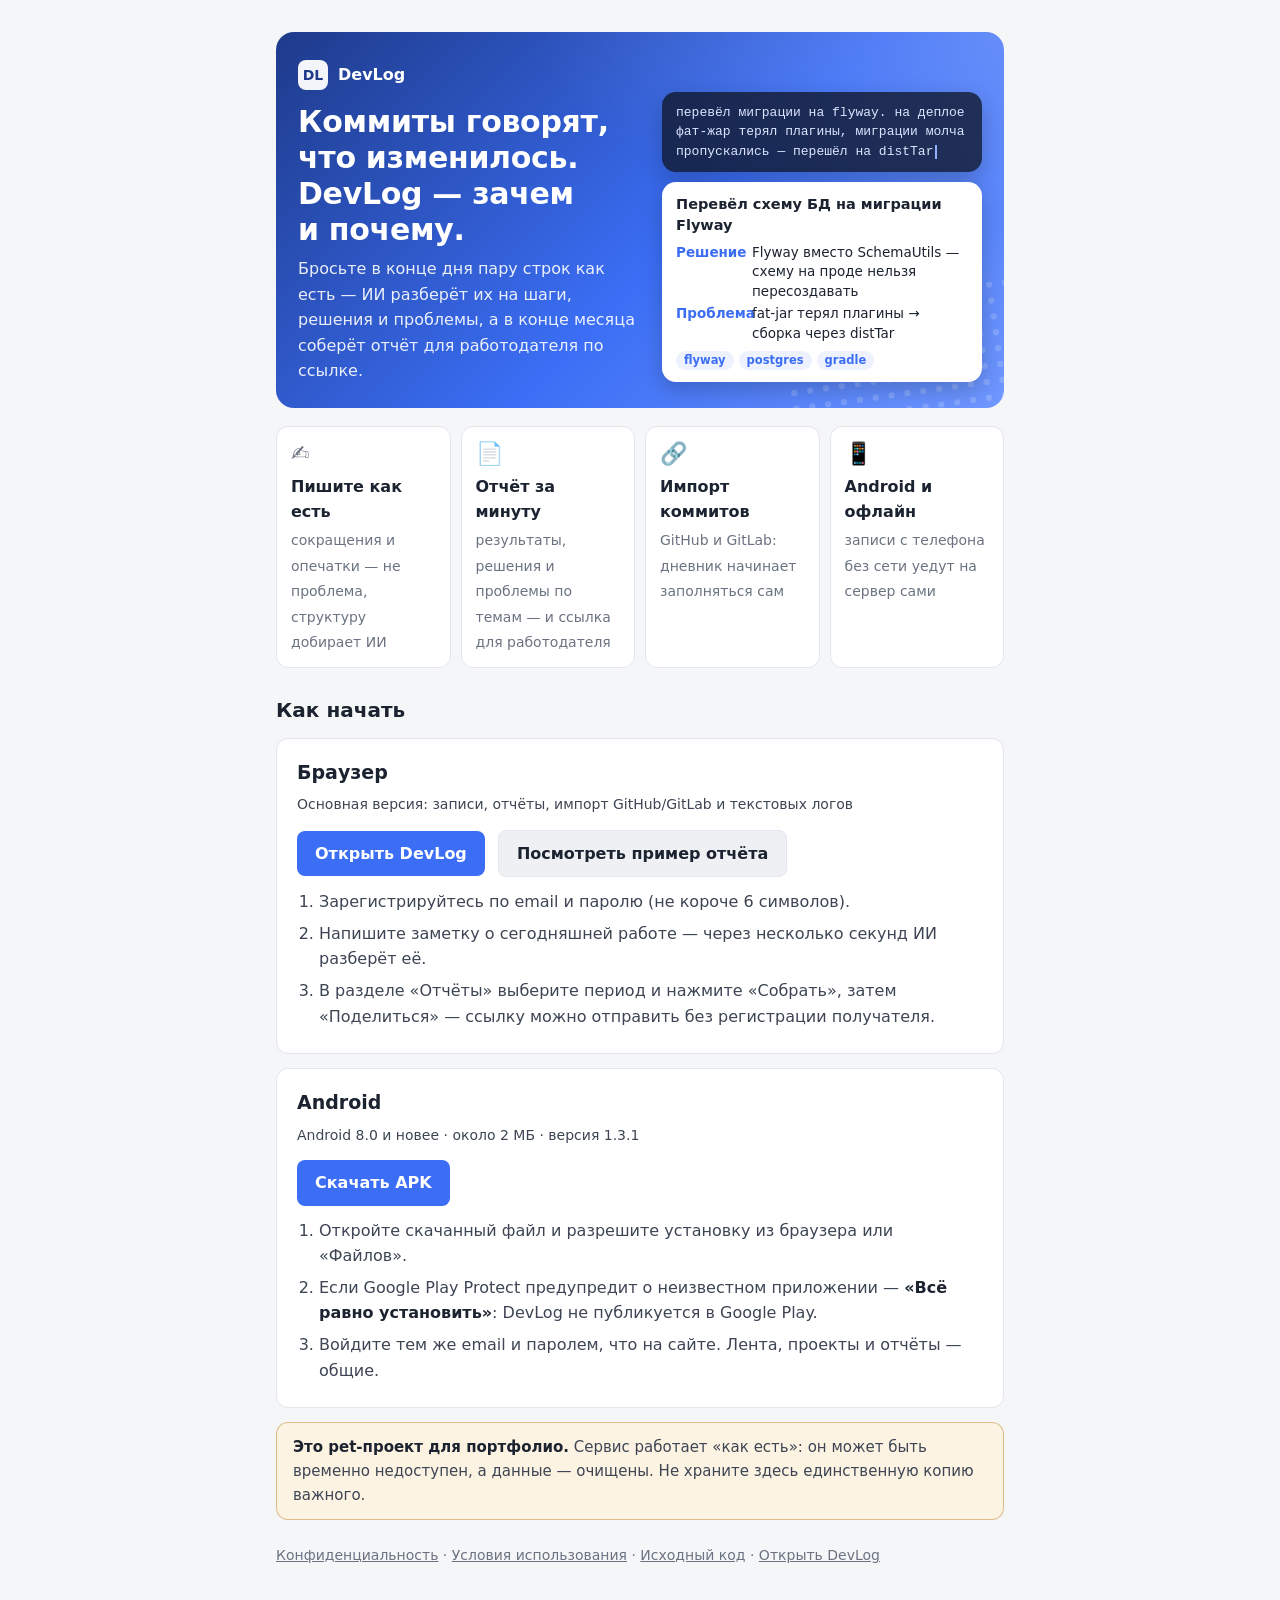
<file: backend/src/main/resources/static/install.html>
<!doctype html>
<html lang="ru">
<head>
<meta charset="utf-8">
<meta name="viewport" content="width=device-width, initial-scale=1">
<title>DevLog — дневник разработчика</title>
<meta name="description" content="Сырые заметки о работе → структурированный дневник и отчёт для работодателя. ИИ, импорт коммитов GitHub/GitLab, Android.">
<!-- Витрина + «как начать». APK лежит не в бэкенде, а в папке downloads на сервере —
     его отдаёт Caddy по адресу /download/DevLog.apk (см. deploy/server/Caddyfile).
     Демо-анимация — чистый CSS, без скриптов; при «уменьшить движение» в системе
     анимации отключены. -->
<link rel="stylesheet" href="./info.css">
<style>
  .hero {
    position: relative; overflow: hidden; border-radius: 18px; padding: 28px 22px 24px;
    margin-bottom: 18px; color: #fff;
    background:
      radial-gradient(120% 90% at 100% 0%, rgba(255,255,255,.16) 0%, transparent 55%),
      linear-gradient(135deg, #1e3a8a 0%, #3b6ef5 55%, #6f97ff 100%);
  }
  .hero::before { /* декоративная «сетка коммитов» на фоне */
    content: ""; position: absolute; right: -40px; bottom: -40px; width: 260px; height: 160px;
    background-image: radial-gradient(rgba(255,255,255,.18) 3px, transparent 3.5px);
    background-size: 16px 16px; transform: rotate(-8deg);
  }
  .hero > * { position: relative; }
  .hero .brand { display: flex; align-items: center; gap: 10px; font-weight: 700; }
  .hero .brand .logo { width: 30px; height: 30px; border-radius: 8px; background: rgba(255,255,255,.95);
    color: #1e3a8a; display: grid; place-items: center; font-weight: 800; font-size: 14px; }
  .hero h1 { font-size: 30px; line-height: 1.2; margin: 14px 0 8px; letter-spacing: -.01em; }
  .hero .sub { margin: 0; color: rgba(255,255,255,.9); max-width: 520px; }
  .hero-grid { display: grid; gap: 22px; align-items: center; }
  @media (min-width: 680px) { .hero-grid { grid-template-columns: 1fr 320px; } }
  @media (max-width: 420px) { .hero h1 { font-size: 25px; } }

  /* Демо: сырая заметка → структурированная запись. */
  .demo { display: grid; gap: 10px; width: 100%; max-width: 340px; justify-self: center; }
  .raw, .structured { border-radius: 14px; box-shadow: 0 8px 22px rgba(0,0,0,.2); }
  .raw {
    background: rgba(15, 23, 42, .78); color: #dbe4ff; padding: 11px 14px;
    font: 13px/1.5 ui-monospace, "Cascadia Mono", Consolas, monospace;
  }
  .raw .caret { display: inline-block; width: 2px; height: 1.1em; background: #8fb0ff;
    vertical-align: text-bottom; margin-left: 2px; animation: caret .8s step-end infinite; }
  .structured {
    background: #fff; color: #1c2330; padding: 12px 14px; font-size: 13.5px; line-height: 1.45;
    animation: pop 9s ease-out infinite;
  }
  .structured b { display: block; font-size: 14.5px; margin-bottom: 6px; }
  .structured .row { display: flex; gap: 6px; margin: 3px 0; }
  .structured .k { color: #3b6ef5; font-weight: 700; min-width: 70px; }
  .tags { margin-top: 8px; display: flex; gap: 5px; flex-wrap: wrap; }
  .tag { font-size: 11.5px; font-weight: 600; color: #3b6ef5; background: #eef2fe; border-radius: 999px; padding: 1px 8px; }
  @keyframes caret { 50% { border-color: transparent; } }
  @keyframes pop {
    0%, 34% { opacity: 0; transform: translateY(8px) scale(.97); }
    42%, 92% { opacity: 1; transform: none; }
    100% { opacity: 0; transform: translateY(-4px); }
  }
  @media (prefers-reduced-motion: reduce) {
    .raw .caret, .structured { animation: none; }
  }

  .features { display: grid; grid-template-columns: repeat(auto-fit, minmax(160px, 1fr)); gap: 10px; margin: 0 0 18px; }
  .feature { background: var(--card); border: 1px solid var(--line); border-radius: 12px; padding: 12px 14px; }
  .feature .f-ico { font-size: 22px; }
  .feature b { display: block; margin: 4px 0 2px; }
  .feature span { color: var(--muted); font-size: 14px; line-height: 1.4; }
  h2.section { font-size: 20px; margin: 26px 0 12px; }
</style>
</head>
<body>
<main>
  <section class="hero">
    <div class="brand"><span class="logo" aria-hidden="true">DL</span> DevLog</div>
    <div class="hero-grid">
      <div>
        <!-- &nbsp; — чтобы короткие слова не отрывались от следующих при переносе. -->
        <h1>Коммиты говорят, что&nbsp;изменилось. DevLog&nbsp;— зачем и&nbsp;почему.</h1>
        <p class="sub">Бросьте в конце дня пару строк как есть — ИИ разберёт их на шаги, решения
          и проблемы, а в конце месяца соберёт отчёт для работодателя по ссылке.</p>
      </div>
      <div class="demo" role="img" aria-label="Пример: заметка «перевёл миграции на flyway, fat-jar терял плагины» превращается в структурированную запись с решением, проблемой и тегами">
        <div class="raw">перевёл миграции на flyway. на деплое фат-жар терял плагины,
          миграции молча пропускались — перешёл на distTar<span class="caret"></span></div>
        <div class="structured">
          <b>Перевёл схему БД на миграции Flyway</b>
          <div class="row"><span class="k">Решение</span><span>Flyway вместо SchemaUtils — схему на проде нельзя пересоздавать</span></div>
          <div class="row"><span class="k">Проблема</span><span>fat-jar терял плагины → сборка через distTar</span></div>
          <div class="tags"><span class="tag">flyway</span><span class="tag">postgres</span><span class="tag">gradle</span></div>
        </div>
      </div>
    </div>
  </section>

  <div class="features">
    <div class="feature"><span class="f-ico">✍️</span><b>Пишите как есть</b><span>сокращения и опечатки — не проблема, структуру добирает ИИ</span></div>
    <div class="feature"><span class="f-ico">📄</span><b>Отчёт за минуту</b><span>результаты, решения и проблемы по темам — и ссылка для работодателя</span></div>
    <div class="feature"><span class="f-ico">🔗</span><b>Импорт коммитов</b><span>GitHub и GitLab: дневник начинает заполняться сам</span></div>
    <div class="feature"><span class="f-ico">📱</span><b>Android и офлайн</b><span>записи с телефона без сети уедут на сервер сами</span></div>
  </div>

  <h2 class="section">Как начать</h2>

  <section class="card" id="web">
    <h2>Браузер</h2>
    <p class="meta">Основная версия: записи, отчёты, импорт GitHub/GitLab и текстовых логов</p>
    <a class="btn" href="./">Открыть DevLog</a>
    <a class="btn secondary" href="./demo">Посмотреть пример отчёта</a>
    <ol>
      <li>Зарегистрируйтесь по email и паролю (не короче 6 символов).</li>
      <li>Напишите заметку о сегодняшней работе — через несколько секунд ИИ разберёт её.</li>
      <li>В разделе «Отчёты» выберите период и нажмите «Собрать», затем «Поделиться» — ссылку
        можно отправить без регистрации получателя.</li>
    </ol>
  </section>

  <section class="card" id="android">
    <h2>Android</h2>
    <p class="meta">Android 8.0 и новее · около 2 МБ · версия 1.3.1</p>
    <a class="btn" href="./download/DevLog.apk" download="DevLog-1.3.1.apk">Скачать APK</a>
    <ol>
      <li>Откройте скачанный файл и разрешите установку из браузера или «Файлов».</li>
      <li>Если Google Play Protect предупредит о неизвестном приложении — <b>«Всё равно установить»</b>:
        DevLog не публикуется в Google Play.</li>
      <li>Войдите тем же email и паролем, что на сайте. Лента, проекты и отчёты — общие.</li>
    </ol>
  </section>

  <div class="note">
    <b>Это pet-проект для портфолио.</b> Сервис работает «как есть»: он может быть временно
    недоступен, а данные — очищены. Не храните здесь единственную копию важного.
  </div>

  <footer>
    <a href="./privacy.html">Конфиденциальность</a> ·
    <a href="./terms.html">Условия использования</a> ·
    <a href="https://github.com/vihrea1337/devlog">Исходный код</a> ·
    <a href="./">Открыть DevLog</a>
  </footer>
</main>
</body>
</html>
</file>
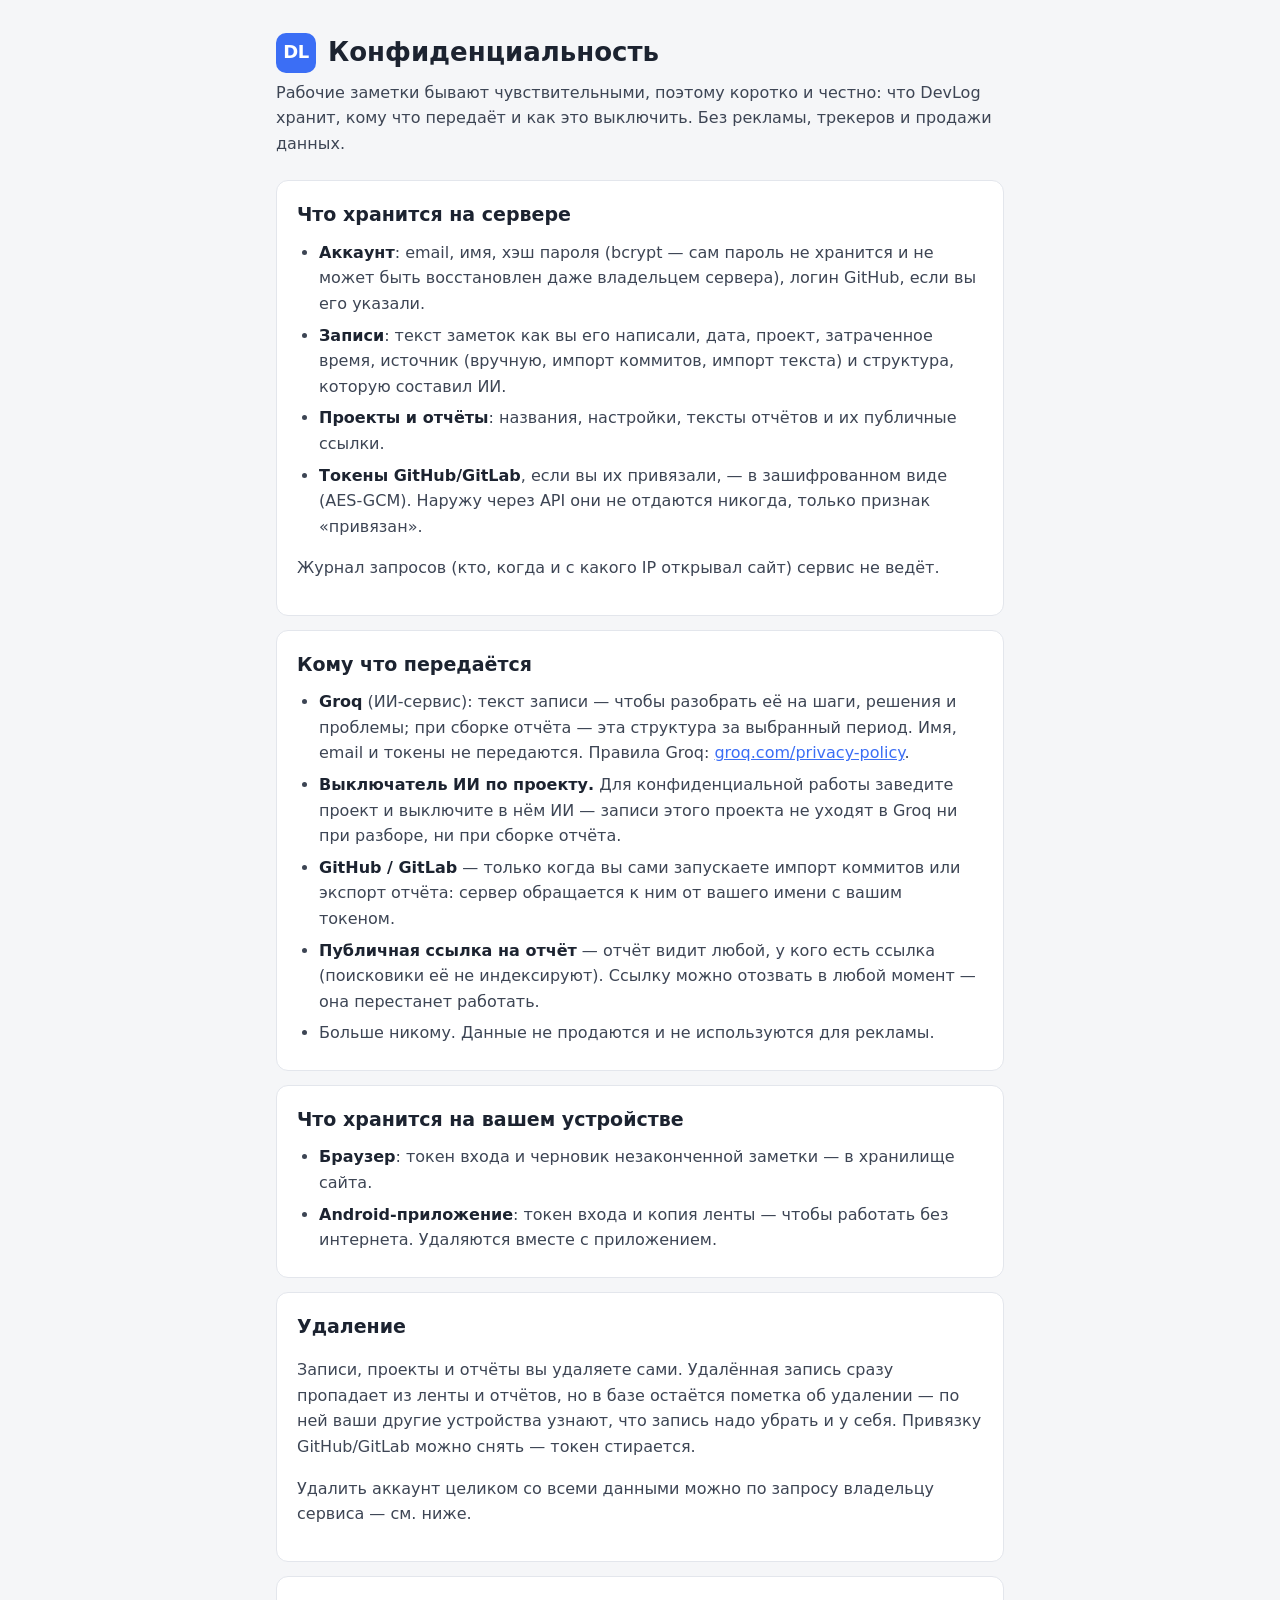
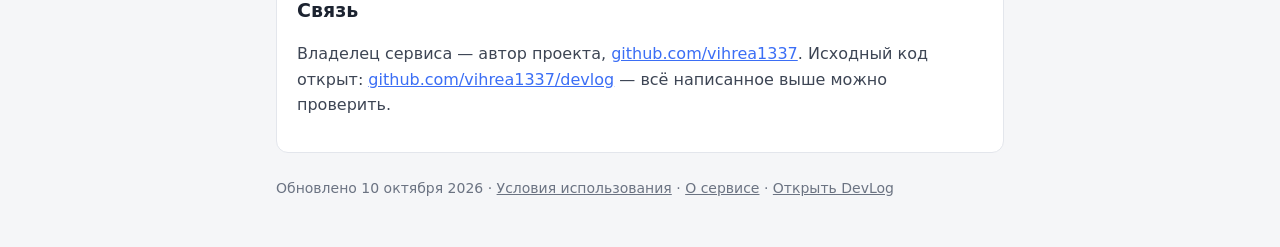
<file: backend/src/main/resources/static/privacy.html>
<!doctype html>
<html lang="ru">
<head>
<meta charset="utf-8">
<meta name="viewport" content="width=device-width, initial-scale=1">
<title>Конфиденциальность — DevLog</title>
<!-- Политика конфиденциальности: что именно хранит сервер и кому что уходит. Пишется по
     фактическому коду — при изменении схемы БД (Tables.kt), ИИ (AiProcessor.kt, ReportGenerator.kt)
     или интеграций (GithubImport/GitlabImport/GithubExporter) эту страницу нужно обновить. -->
<link rel="stylesheet" href="./info.css">
</head>
<body>
<main>
  <header>
    <span class="logo" aria-hidden="true">DL</span>
    <h1>Конфиденциальность</h1>
  </header>
  <p class="lead">Рабочие заметки бывают чувствительными, поэтому коротко и честно: что DevLog
    хранит, кому что передаёт и как это выключить. Без рекламы, трекеров и продажи данных.</p>

  <section class="card">
    <h2>Что хранится на сервере</h2>
    <ul>
      <li><b>Аккаунт</b>: email, имя, хэш пароля (bcrypt — сам пароль не хранится и не может
        быть восстановлен даже владельцем сервера), логин GitHub, если вы его указали.</li>
      <li><b>Записи</b>: текст заметок как вы его написали, дата, проект, затраченное время,
        источник (вручную, импорт коммитов, импорт текста) и структура, которую составил ИИ.</li>
      <li><b>Проекты и отчёты</b>: названия, настройки, тексты отчётов и их публичные ссылки.</li>
      <li><b>Токены GitHub/GitLab</b>, если вы их привязали, — в зашифрованном виде (AES-GCM).
        Наружу через API они не отдаются никогда, только признак «привязан».</li>
    </ul>
    <p>Журнал запросов (кто, когда и с какого IP открывал сайт) сервис не ведёт.</p>
  </section>

  <section class="card">
    <h2>Кому что передаётся</h2>
    <ul>
      <li><b>Groq</b> (ИИ-сервис): текст записи — чтобы разобрать её на шаги, решения и проблемы;
        при сборке отчёта — эта структура за выбранный период. Имя, email и токены не передаются.
        Правила Groq: <a href="https://groq.com/privacy-policy/">groq.com/privacy-policy</a>.</li>
      <li><b>Выключатель ИИ по проекту.</b> Для конфиденциальной работы заведите проект и выключите
        в нём ИИ — записи этого проекта не уходят в Groq ни при разборе, ни при сборке отчёта.</li>
      <li><b>GitHub / GitLab</b> — только когда вы сами запускаете импорт коммитов или экспорт
        отчёта: сервер обращается к ним от вашего имени с вашим токеном.</li>
      <li><b>Публичная ссылка на отчёт</b> — отчёт видит любой, у кого есть ссылка (поисковики
        её не индексируют). Ссылку можно отозвать в любой момент — она перестанет работать.</li>
      <li>Больше никому. Данные не продаются и не используются для рекламы.</li>
    </ul>
  </section>

  <section class="card">
    <h2>Что хранится на вашем устройстве</h2>
    <ul>
      <li><b>Браузер</b>: токен входа и черновик незаконченной заметки — в хранилище сайта.</li>
      <li><b>Android-приложение</b>: токен входа и копия ленты — чтобы работать без интернета.
        Удаляются вместе с приложением.</li>
    </ul>
  </section>

  <section class="card">
    <h2>Удаление</h2>
    <p>Записи, проекты и отчёты вы удаляете сами. Удалённая запись сразу пропадает из ленты
      и отчётов, но в базе остаётся пометка об удалении — по ней ваши другие устройства узнают,
      что запись надо убрать и у себя. Привязку GitHub/GitLab можно снять — токен стирается.</p>
    <p>Удалить аккаунт целиком со всеми данными можно по запросу владельцу сервиса — см. ниже.</p>
  </section>

  <section class="card">
    <h2>Связь</h2>
    <p>Владелец сервиса — автор проекта, <a href="https://github.com/vihrea1337">github.com/vihrea1337</a>.
      Исходный код открыт: <a href="https://github.com/vihrea1337/devlog">github.com/vihrea1337/devlog</a> —
      всё написанное выше можно проверить.</p>
  </section>

  <footer>
    Обновлено 10 октября 2026 ·
    <a href="./terms.html">Условия использования</a> ·
    <a href="./install.html">О сервисе</a> ·
    <a href="./">Открыть DevLog</a>
  </footer>
</main>
</body>
</html>
</file>
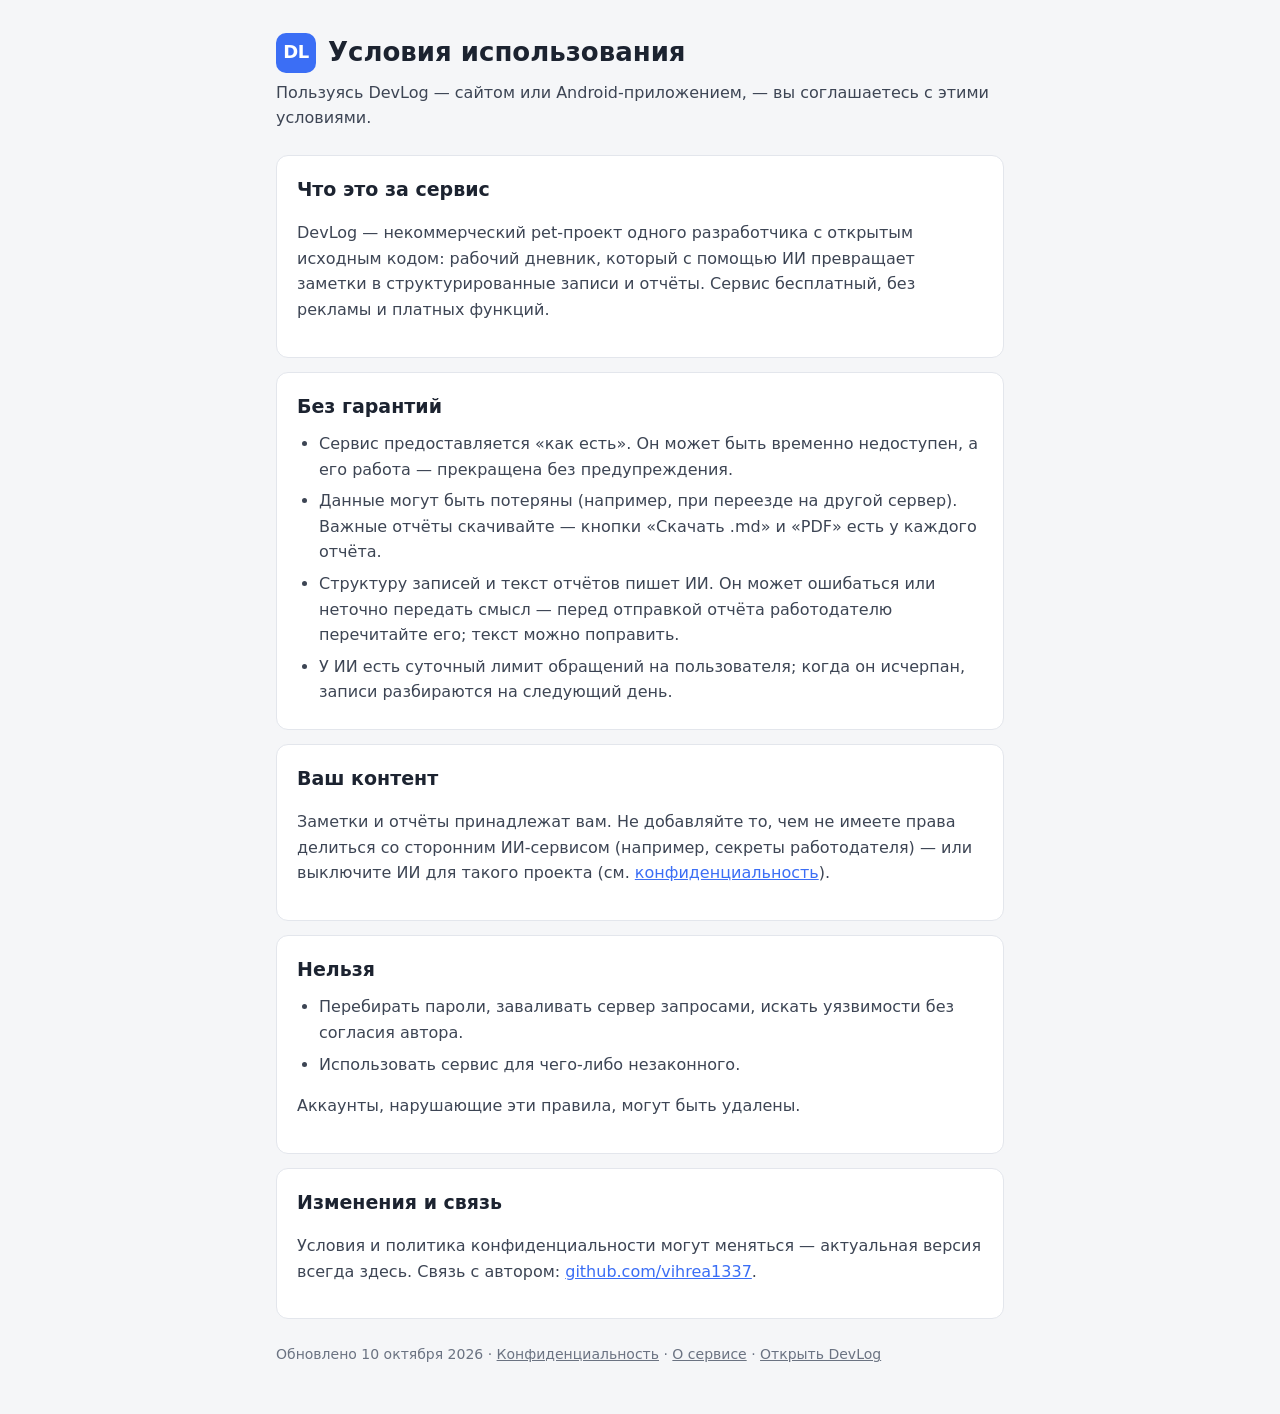
<file: backend/src/main/resources/static/terms.html>
<!doctype html>
<html lang="ru">
<head>
<meta charset="utf-8">
<meta name="viewport" content="width=device-width, initial-scale=1">
<title>Условия использования — DevLog</title>
<!-- Условия использования: что это за сервис, какие гарантии (никаких) и что нельзя делать. -->
<link rel="stylesheet" href="./info.css">
</head>
<body>
<main>
  <header>
    <span class="logo" aria-hidden="true">DL</span>
    <h1>Условия использования</h1>
  </header>
  <p class="lead">Пользуясь DevLog — сайтом или Android-приложением, — вы соглашаетесь с этими условиями.</p>

  <section class="card">
    <h2>Что это за сервис</h2>
    <p>DevLog — некоммерческий pet-проект одного разработчика с открытым исходным кодом:
      рабочий дневник, который с помощью ИИ превращает заметки в структурированные записи
      и отчёты. Сервис бесплатный, без рекламы и платных функций.</p>
  </section>

  <section class="card">
    <h2>Без гарантий</h2>
    <ul>
      <li>Сервис предоставляется «как есть». Он может быть временно недоступен, а его работа —
        прекращена без предупреждения.</li>
      <li>Данные могут быть потеряны (например, при переезде на другой сервер). Важные отчёты
        скачивайте — кнопки «Скачать .md» и «PDF» есть у каждого отчёта.</li>
      <li>Структуру записей и текст отчётов пишет ИИ. Он может ошибаться или неточно передать
        смысл — перед отправкой отчёта работодателю перечитайте его; текст можно поправить.</li>
      <li>У ИИ есть суточный лимит обращений на пользователя; когда он исчерпан, записи
        разбираются на следующий день.</li>
    </ul>
  </section>

  <section class="card">
    <h2>Ваш контент</h2>
    <p>Заметки и отчёты принадлежат вам. Не добавляйте то, чем не имеете права делиться
      со сторонним ИИ-сервисом (например, секреты работодателя) — или выключите ИИ для такого
      проекта (см. <a href="./privacy.html">конфиденциальность</a>).</p>
  </section>

  <section class="card">
    <h2>Нельзя</h2>
    <ul>
      <li>Перебирать пароли, заваливать сервер запросами, искать уязвимости без согласия автора.</li>
      <li>Использовать сервис для чего-либо незаконного.</li>
    </ul>
    <p>Аккаунты, нарушающие эти правила, могут быть удалены.</p>
  </section>

  <section class="card">
    <h2>Изменения и связь</h2>
    <p>Условия и политика конфиденциальности могут меняться — актуальная версия всегда здесь.
      Связь с автором: <a href="https://github.com/vihrea1337">github.com/vihrea1337</a>.</p>
  </section>

  <footer>
    Обновлено 10 октября 2026 ·
    <a href="./privacy.html">Конфиденциальность</a> ·
    <a href="./install.html">О сервисе</a> ·
    <a href="./">Открыть DevLog</a>
  </footer>
</main>
</body>
</html>
</file>
<file: backend/src/main/resources/static/info.css>
/*
 * Общий стиль информационных страниц DevLog: установка (install.html), конфиденциальность
 * (privacy.html), условия (terms.html). Цвета — те же, что у веб-приложения (index.html):
 * синий акцент, светлая тема по умолчанию и тёмная, если она включена в системе.
 * Страницы — статика без входа в аккаунт: их открывают до регистрации.
 */
:root {
    --bg: #f5f6f8; --card: #ffffff; --card-2: #eef0f4; --line: #e3e6ec;
    --ink: #1c2330; --ink-2: #3d4554; --muted: #6b7382;
    --accent: #3b6ef5; --accent-hover: #2f5ad6; --link: #3b6ef5; --accent-bg: #eef2fe;
    --note-bg: #fdf3e2; --note-line: rgba(183, 121, 31, .45);
}
@media (prefers-color-scheme: dark) {
    :root {
        --bg: #14171d; --card: #1b1f27; --card-2: #252b36; --line: #2b313c;
        --ink: #e7eaf0; --ink-2: #c4cad6; --muted: #9aa3b2;
        --accent: #4d7cf6; --accent-hover: #6f97ff; --link: #8fb0ff; --accent-bg: #232c46;
        --note-bg: #33290f; --note-line: rgba(224, 163, 60, .45);
    }
}
* { box-sizing: border-box; }
body {
    margin: 0; background: var(--bg); color: var(--ink);
    font: 16px/1.6 system-ui, -apple-system, "Segoe UI", Roboto, sans-serif;
}
main { max-width: 760px; margin: 0 auto; padding: 32px 16px 48px; }
header { display: flex; align-items: center; gap: 12px; margin-bottom: 4px; }
header .logo {
    width: 40px; height: 40px; border-radius: 10px; background: var(--accent); color: #fff;
    display: grid; place-items: center; font-weight: 800; font-size: 18px; letter-spacing: -.02em;
}
h1 { font-size: 26px; margin: 0; }
h2 { font-size: 19px; margin: 0 0 6px; }
.lead { color: var(--ink-2); margin: 6px 0 24px; }
.card {
    background: var(--card); border: 1px solid var(--line); border-radius: 12px;
    padding: 18px 20px; margin-bottom: 14px;
}
.card p, .card li { color: var(--ink-2); }
.card b { color: var(--ink); }
.meta { color: var(--muted); font-size: 14px; margin: 0 0 12px; }
ul, ol { padding-left: 22px; margin: 10px 0 0; }
li { margin-bottom: 6px; }
a { color: var(--link); }
.btn {
    display: inline-block; background: var(--accent); color: #fff; border-radius: 8px;
    padding: 10px 18px; font-weight: 600; text-decoration: none; margin: 2px 8px 2px 0;
}
.btn:hover { background: var(--accent-hover); }
.btn.secondary { background: var(--card-2); color: var(--ink); border: 1px solid var(--line); }
a:focus-visible { outline: 2px solid var(--accent); outline-offset: 2px; }
code { background: var(--card-2); border-radius: 6px; padding: 1px 6px; font-size: 14px; }
.note {
    background: var(--note-bg); border: 1px solid var(--note-line); border-radius: 12px;
    padding: 12px 16px; color: var(--ink-2); margin-bottom: 14px; font-size: 15px;
}
.note b { color: var(--ink); }
footer { color: var(--muted); font-size: 14px; margin-top: 24px; }
footer a { color: var(--muted); }
</file>
